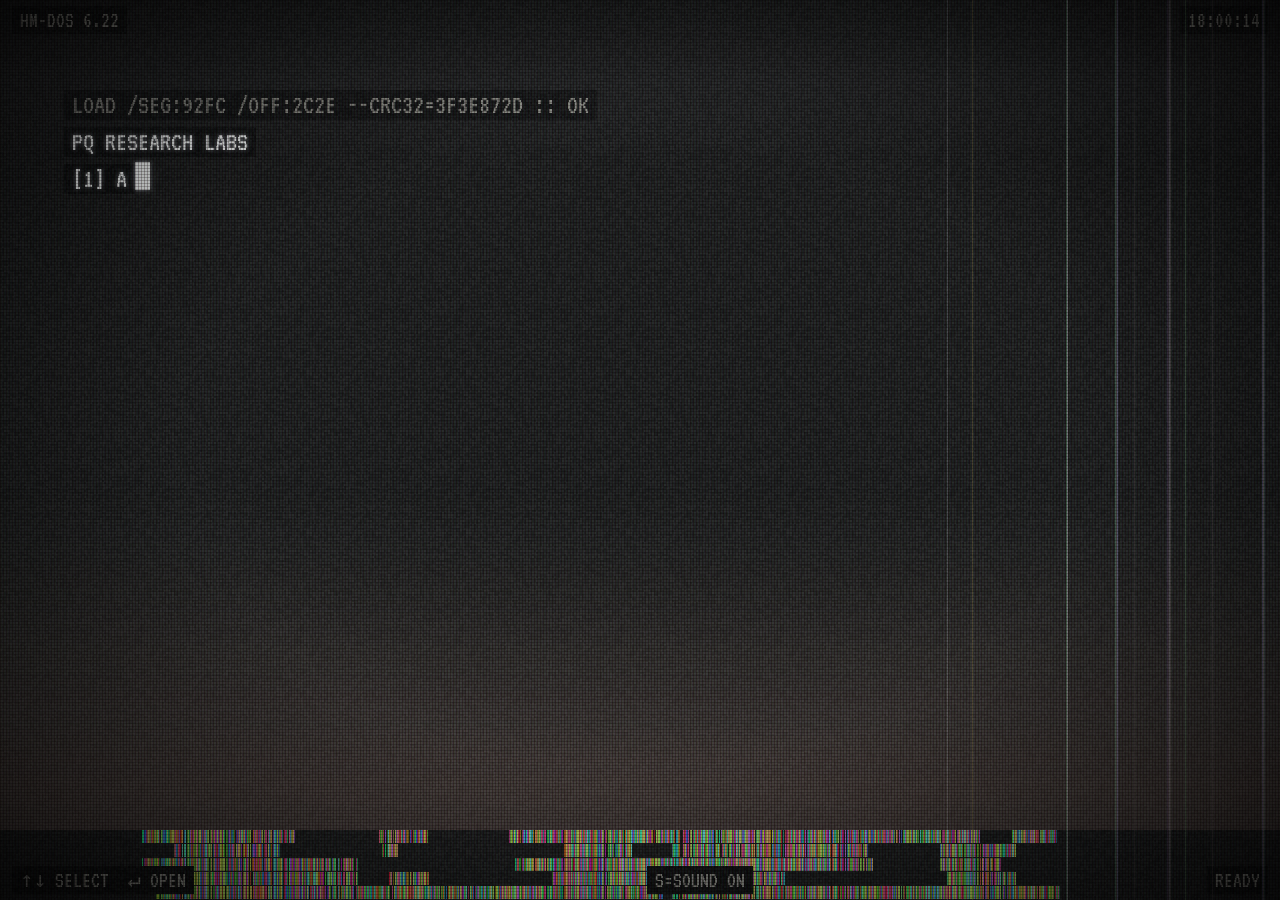
<file: index.html>
<!doctype html>
<html lang="en">
<head>
<meta charset="utf-8">
<meta name="viewport" content="width=device-width, initial-scale=1">
<meta name="robots" content="noindex, nofollow">
<title>PQ Research Labs</title>
<link rel="preconnect" href="https://fonts.googleapis.com">
<link rel="preconnect" href="https://fonts.gstatic.com" crossorigin>
<link href="https://fonts.googleapis.com/css2?family=VT323&display=swap" rel="stylesheet">
<link rel="stylesheet" href="screen.css">
<style>
  .name { display: inline; font: inherit; }
  a.nav { text-decoration: none; }
  a.nav:focus { outline: none; }
  a.nav.sel { background: var(--fg); color: var(--screen); text-shadow: none; }
  a.nav.sel .key { color: var(--screen); }
</style>
</head>
<body>
<canvas id="bg"></canvas>

<div class="screen">
  <header class="bar">
    <span>HM-DOS 6.22</span>
    <span id="clock">00:00:00</span>
  </header>
  <main class="term" id="term" aria-live="polite"></main>
  <footer class="bar">
    <span>↑↓ SELECT&nbsp;&nbsp;↵ OPEN</span>
    <span>READY</span>
  </footer>
</div>
<div class="roll"></div>
<div class="crt"></div>

<script>
  // keep the home screen quiet: rainbow only along the bottom edge, rare small glitches
  window.CRT = {
    density: 0.7,
    burst: [6000, 9000],
    jolt: false,
    edge: 70,
    deadLines: 9,
    weights: { dataBand: .05, streaks: .4, corruptText: .04, mutate: .2, tear: .1, deadLineFlash: .15 },
  };
</script>
<script src="sound.js"></script>
<script src="screen.js"></script>
<script>
/* ---------- terminal typing ---------- */
const lines = [
  { type: 'code', text: techString() },
  { type: 'name', text: 'PQ RESEARCH LABS' },
  { type: 'link', key: '[1] ', text: 'ARTICLES', href: 'work.html' },
  { type: 'link', key: '[2] ', text: 'ABOUT', href: 'about.html' },
  { type: 'link', key: '[3] ', text: 'GET IN TOUCH', href: 'mailto:hm@projecteleven.com' },
];

const term = document.getElementById('term');
const cursor = document.createElement('span'); cursor.className = 'cursor';

function newLine() {
  const row = document.createElement('div'); row.className = 'line';
  term.appendChild(row); return row;
}

(async () => {
  await wait(150);
  for (const l of lines) {
    const row = newLine();
    let el, target;
    if (l.type === 'code') { el = target = document.createElement('span'); el.className = 'hl'; }
    else if (l.type === 'name') { el = target = document.createElement('h1'); el.className = 'hl name'; }
    else {
      el = document.createElement('a'); el.className = 'nav hl'; el.href = l.href;
      const key = document.createElement('span'); key.className = 'key'; key.textContent = l.key;
      target = document.createElement('span');
      el.append(key, target);
    }
    row.append(el, cursor);
    await typeInto(target, l.text, l.type === 'code' ? 4 : 16);
    await wait(l.type === 'code' ? 150 : 50);
  }
  const row = newLine();
  const p = document.createElement('span'); p.className = 'prompt hl'; p.textContent = 'C:\\LABS>';
  row.append(p, cursor);
  select(0);
})();

/* ---------- menu selection: arrows, Tab, hover, Enter, number keys ---------- */
const navLinks = () => [...term.querySelectorAll('a.nav')];
let sel = -1;

function select(i, focus = true) {
  const links = navLinks();
  if (!links[i]) return;
  links.forEach((a, j) => a.classList.toggle('sel', j === i));
  sel = i;
  if (focus) links[i].focus({ preventScroll: true });
}

term.addEventListener('focusin', e => {
  const i = navLinks().indexOf(e.target);
  if (i >= 0) select(i, false);
});
term.addEventListener('mouseover', e => {
  const a = e.target.closest('a.nav');
  if (a) select(navLinks().indexOf(a));
});

addEventListener('keydown', e => {
  const links = navLinks();
  if (!links.length) return;
  if (e.key === 'ArrowDown' || e.key === 'ArrowUp') {
    e.preventDefault();
    const d = e.key === 'ArrowDown' ? 1 : -1;
    select(sel < 0 ? 0 : (sel + d + links.length) % links.length);
  } else if (e.key === 'Enter' && document.activeElement !== links[sel] && links[sel]) {
    links[sel].click();
  } else if (/^[1-9]$/.test(e.key)) {
    links[+e.key - 1]?.click();
  }
});
</script>
</body>
</html>
</file>
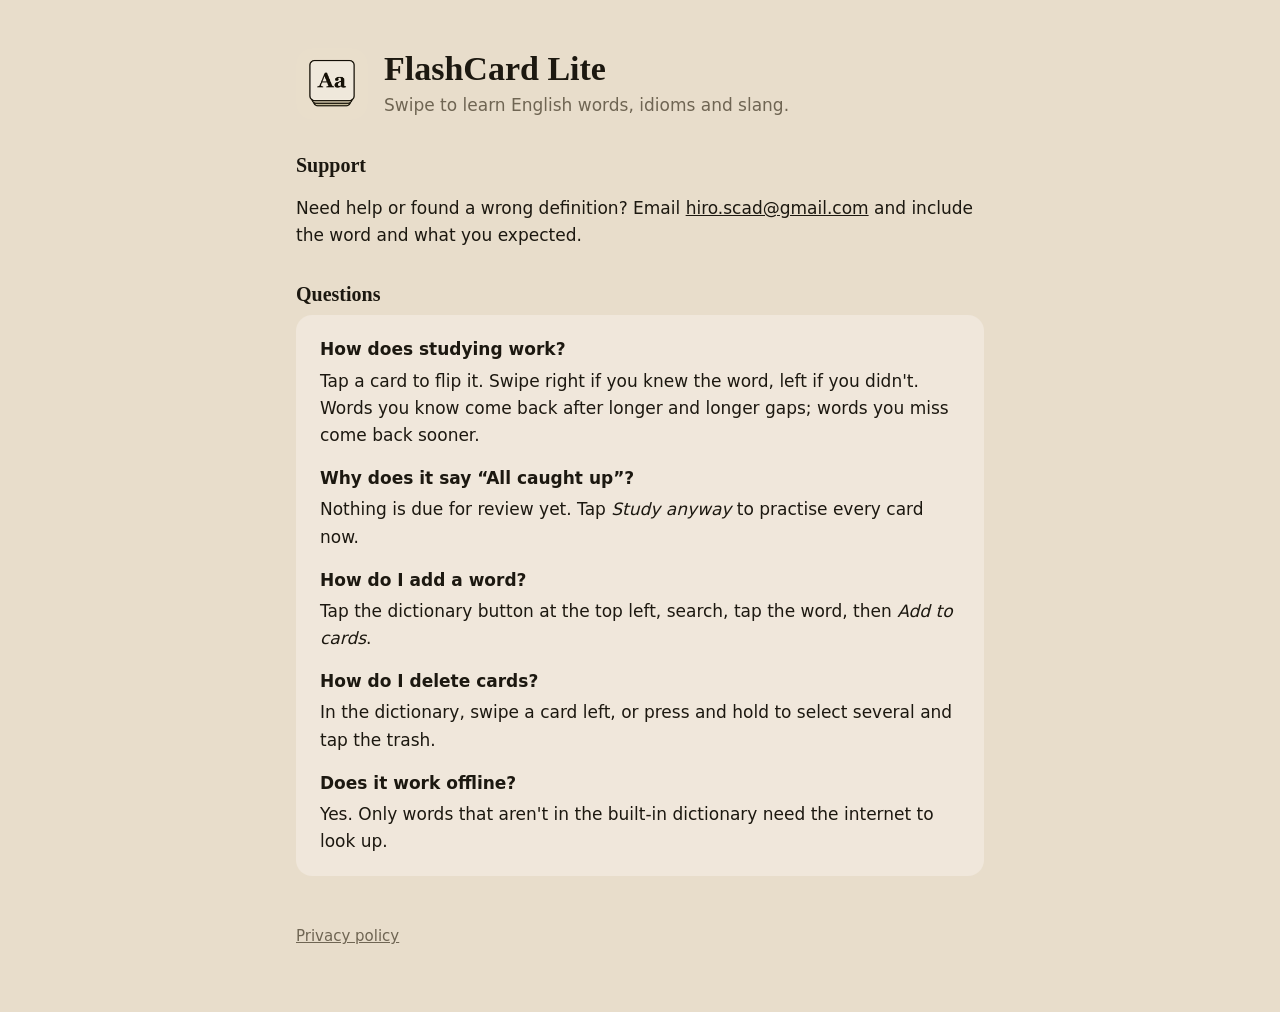
<file: flashcard-lite/index.html>
<!doctype html>
<html lang="en">
<head>
<meta charset="utf-8">
<meta name="viewport" content="width=device-width, initial-scale=1">
<title>FlashCard Lite Support</title>
<style>
  :root { --bg:#e8ddcb; --card:#f0e7db; --ink:#1c1810; --sec:#6f6553; }
  @media (prefers-color-scheme: dark) { :root { --bg:#32364f; --card:#3a3c57; --ink:#f4efe6; --sec:#a9a8bd; } }
  * { box-sizing:border-box; }
  body { margin:0; background:var(--bg); color:var(--ink); font:17px/1.6 -apple-system, BlinkMacSystemFont, "Segoe UI", system-ui, sans-serif; }
  main { max-width:720px; margin:0 auto; padding:48px 16px 64px; }
  header { display:flex; align-items:center; gap:16px; margin-bottom:24px; }
  header img { width:72px; height:72px; border-radius:16px; }
  h1 { font:700 34px/1.2 Georgia, serif; margin:0; }
  .tag { color:var(--sec); margin:2px 0 0; }
  h2 { font:700 20px/1.3 Georgia, serif; margin:32px 0 8px; }
  .card { background:var(--card); border-radius:16px; padding:4px 24px; }
  dt { font-weight:600; margin-top:16px; }
  dd { margin:4px 0 16px; }
  a { color:inherit; }
  footer { margin-top:48px; color:var(--sec); font-size:15px; }
</style>
</head>
<body>
<main>
  <header>
    <img src="icon.png" alt="FlashCard Lite app icon">
    <div>
      <h1>FlashCard Lite</h1>
      <p class="tag">Swipe to learn English words, idioms and slang.</p>
    </div>
  </header>

  <h2>Support</h2>
  <p>Need help or found a wrong definition? Email <a href="mailto:hiro.scad@gmail.com">hiro.scad@gmail.com</a> and include the word and what you expected.</p>

  <h2>Questions</h2>
  <div class="card">
    <dl>
      <dt>How does studying work?</dt>
      <dd>Tap a card to flip it. Swipe right if you knew the word, left if you didn't. Words you know come back after longer and longer gaps; words you miss come back sooner.</dd>
      <dt>Why does it say “All caught up”?</dt>
      <dd>Nothing is due for review yet. Tap <em>Study anyway</em> to practise every card now.</dd>
      <dt>How do I add a word?</dt>
      <dd>Tap the dictionary button at the top left, search, tap the word, then <em>Add to cards</em>.</dd>
      <dt>How do I delete cards?</dt>
      <dd>In the dictionary, swipe a card left, or press and hold to select several and tap the trash.</dd>
      <dt>Does it work offline?</dt>
      <dd>Yes. Only words that aren't in the built-in dictionary need the internet to look up.</dd>
    </dl>
  </div>

  <footer><a href="privacy.html">Privacy policy</a></footer>
</main>
</body>
</html>
</file>
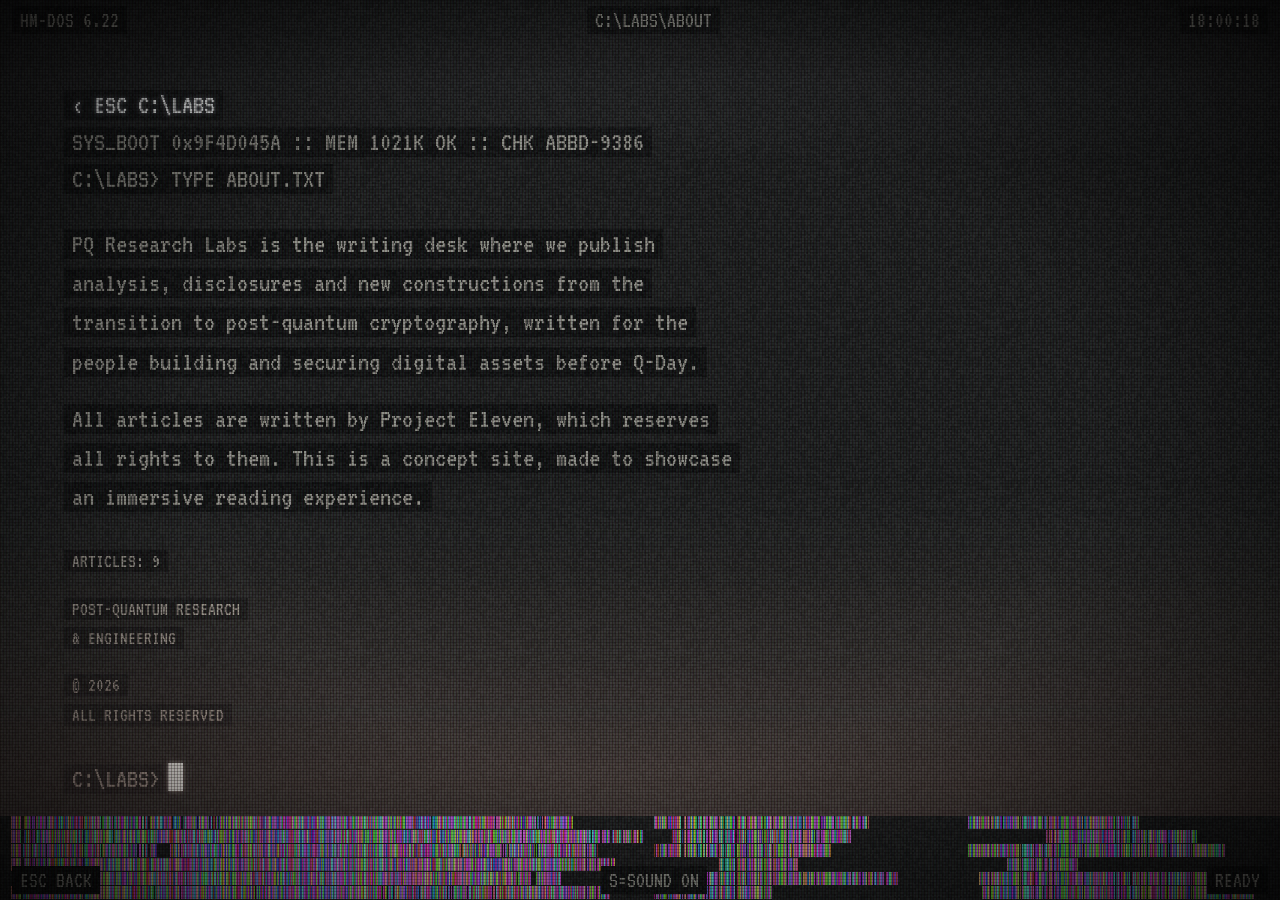
<file: about.html>
<!doctype html>
<html lang="en">
<head>
<meta charset="utf-8">
<meta name="viewport" content="width=device-width, initial-scale=1">
<meta name="robots" content="noindex, nofollow">
<title>About · PQ Research Labs</title>
<link rel="preconnect" href="https://fonts.googleapis.com">
<link rel="preconnect" href="https://fonts.gstatic.com" crossorigin>
<link href="https://fonts.googleapis.com/css2?family=VT323&display=swap" rel="stylesheet">
<link rel="stylesheet" href="screen.css">
<style>
  a.back { text-decoration: none; }
  a.back:hover, a.back:focus-visible {
    background: var(--fg); color: var(--screen); text-shadow: none; outline: none;
  }
  .doc { max-width: 62ch; margin: 28px 0 32px; }
  .blk { visibility: hidden; margin: 0 0 18px; }
  .blk.in { visibility: visible; }
  .doc .intro { line-height: 1.4; margin-bottom: 18px; }
  .doc .intro + .note { margin-top: 30px; }
  .doc .note { font-size: .7em; line-height: 1.5; }
</style>
</head>
<body>
<canvas id="bg"></canvas>

<div class="screen">
  <header class="bar">
    <span>HM-DOS 6.22</span>
    <span class="opt">C:\LABS\ABOUT</span>
    <span id="clock">00:00:00</span>
  </header>
  <main class="term scroll" id="term">
    <div class="line"><a class="hl back" href="index.html">‹ ESC C:\LABS</a></div>
    <div class="line"><span class="hl" id="sys"></span></div>
    <div class="line"><span class="hl prompt" id="cmd"></span></div>
    <!-- text from the original P11 Research Labs page -->
    <article class="doc">
      <p class="blk intro"><span class="hl">PQ Research Labs is the writing desk where we publish analysis, disclosures and new constructions from the transition to post-quantum cryptography, written for the people building and securing digital assets before Q-Day.</span></p>
      <p class="blk intro"><span class="hl">All articles are written by Project Eleven, which reserves all rights to them. This is a concept site, made to showcase an immersive reading experience.</span></p>
      <p class="blk note"><span class="hl" id="count">ARTICLES:</span></p>
      <p class="blk note"><span class="hl">POST-QUANTUM RESEARCH</span><br><span class="hl">&amp; ENGINEERING</span></p>
      <p class="blk note"><span class="hl">© 2026</span><br><span class="hl">ALL RIGHTS RESERVED</span></p>
    </article>
    <div class="line" id="end"><span class="hl prompt"></span></div>
  </main>
  <footer class="bar">
    <span>ESC BACK</span>
    <span>READY</span>
  </footer>
</div>
<div class="roll"></div>
<div class="crt"></div>

<script>
  // same calm screen as the work page: rainbow only along the bottom edge
  window.CRT = {
    density: 1.2,
    burst: [6000, 9000],
    jolt: false,
    edge: 84,
    weights: { dataBand: .1, streaks: .4, corruptText: 0, mutate: .15, tear: .1 },
  };
</script>
<script src="projects.js"></script>
<script src="sound.js"></script>
<script src="screen.js"></script>
<script>
const term = document.getElementById('term');
const cursor = document.createElement('span'); cursor.className = 'cursor';
document.getElementById('count').textContent = `ARTICLES: ${PROJECTS.length}`;

/* ---------- boot sequence: type the command, then print the file ---------- */
(async () => {
  await wait(100);
  for (const [id, text] of [['sys', techString()], ['cmd', 'C:\\LABS> TYPE ABOUT.TXT']]) {
    const e = document.getElementById(id);
    e.parentElement.append(cursor);
    await typeInto(e, text, 4);
    await wait(60);
  }
  for (const b of term.querySelectorAll('.blk')) { b.classList.add('in'); await wait(40); }
  document.getElementById('end').append(cursor);
  await typeInto(document.querySelector('#end .prompt'), 'C:\\LABS>', 4);
})();

addEventListener('keydown', e => { if (e.key === 'Escape') location.href = 'index.html'; });
</script>
</body>
</html>
</file>
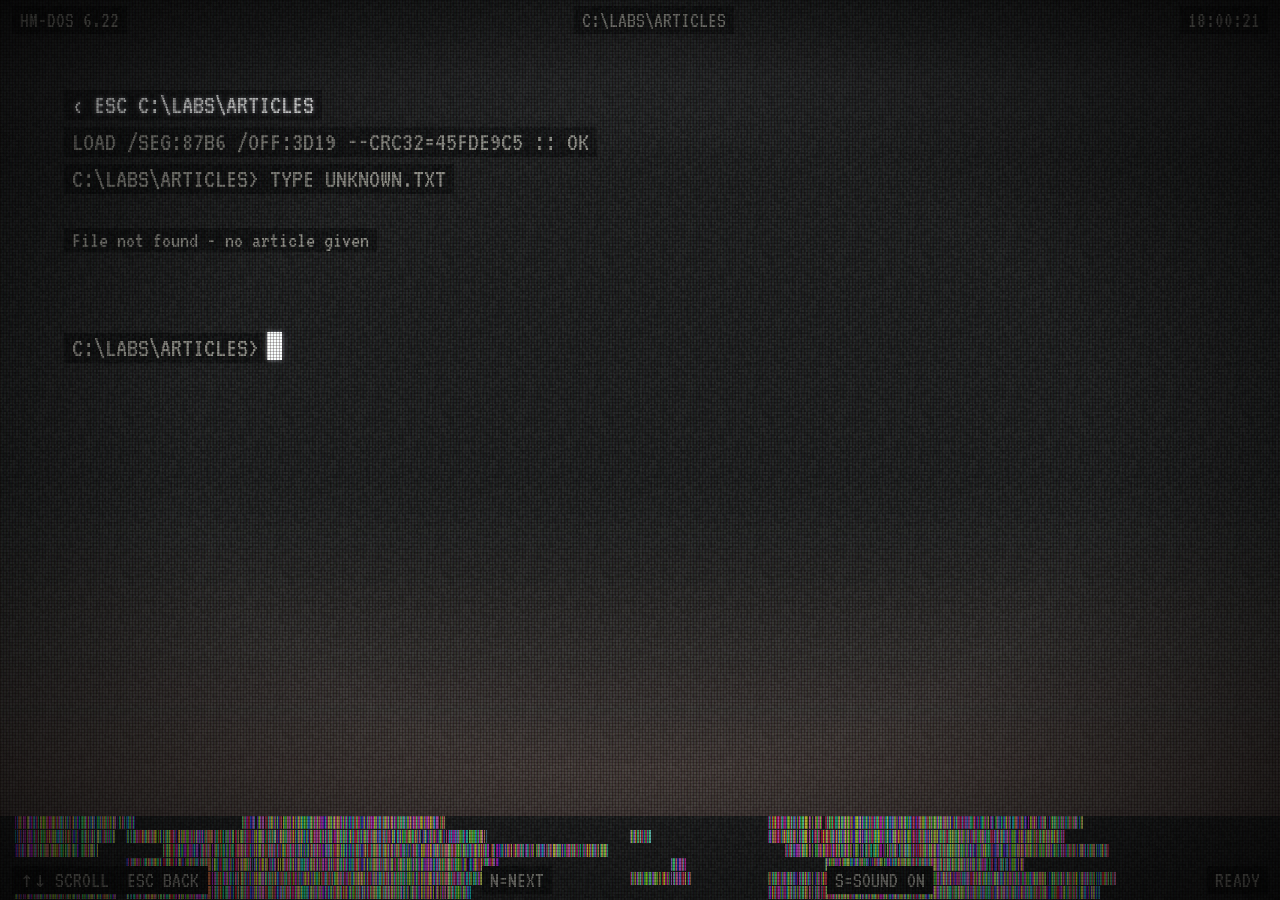
<file: project.html>
<!doctype html>
<html lang="en">
<head>
<meta charset="utf-8">
<meta name="viewport" content="width=device-width, initial-scale=1">
<meta name="robots" content="noindex, nofollow">
<title>Articles · PQ Research Labs</title>
<link rel="preconnect" href="https://fonts.googleapis.com">
<link rel="preconnect" href="https://fonts.gstatic.com" crossorigin>
<link href="https://fonts.googleapis.com/css2?family=VT323&display=swap" rel="stylesheet">
<link rel="stylesheet" href="screen.css">
<style>
  a.back, .next a { text-decoration: none; }
  a.back:hover, a.back:focus-visible, .next a:hover, .next a:focus-visible {
    background: var(--fg); color: var(--screen); text-shadow: none; outline: none;
  }

  .doc { max-width: 960px; margin: 28px 0 32px; }
  .blk { visibility: hidden; margin: 0 0 18px; font: inherit; }
  .blk.in { visibility: visible; }
  .doc p, .doc li, .doc blockquote { font-size: .8em; line-height: 1.4; max-width: 72ch; }
  .doc strong { font-weight: 700; }
  .doc .title { margin-bottom: 8px; }
  .doc .when { font-size: .7em; margin-bottom: 26px; }
  .doc .h { margin-top: 44px; }
  .list { list-style: none; }
  .list li + li { margin-top: 6px; }
  .quote { margin: 30px 0; padding-left: 14px; border-left: 2px solid var(--code-fg); }

  .shot { margin: 26px 0; }
  .shot canvas {
    display: block; width: 100%; height: auto; aspect-ratio: 16 / 9;
    background: var(--code-bg); border: 2px solid var(--code-bg);
    clip-path: inset(0 0 100% 0);
  }
  /* artwork draws top-down in steps once it scrolls into view */
  .shot.in.seen canvas { animation: scan-in .45s steps(9) both; }
  @keyframes scan-in { from { clip-path: inset(0 0 100% 0); } to { clip-path: inset(0); } }
  .shot.glitch canvas {
    transform: translateX(var(--gx));
    -webkit-mask-image: repeating-linear-gradient(to bottom, #000 0 2px, transparent 2px 3px);
    mask-image: repeating-linear-gradient(to bottom, #000 0 2px, transparent 2px 3px);
  }

  .next { margin-bottom: 8px; }

  @media (prefers-reduced-motion: reduce) {
    .shot canvas { clip-path: none; }
    .shot.in.seen canvas { animation: none; }
  }
</style>
</head>
<body>
<canvas id="bg"></canvas>

<div class="screen">
  <header class="bar">
    <span>HM-DOS 6.22</span>
    <span class="opt" id="path">C:\LABS\ARTICLES</span>
    <span id="clock">00:00:00</span>
  </header>
  <main class="term scroll" id="term" tabindex="-1">
    <div class="line"><a class="hl back" href="work.html">‹ ESC C:\LABS\ARTICLES</a></div>
    <div class="line"><span class="hl" id="sys"></span></div>
    <div class="line"><span class="hl prompt" id="cmd"></span></div>
    <article class="doc" id="doc"></article>
    <div class="line blk next" id="next"></div>
    <div class="line" id="end"><span class="hl prompt"></span></div>
  </main>
  <footer class="bar">
    <span>↑↓ SCROLL&nbsp;&nbsp;ESC BACK</span>
    <span class="opt">N=NEXT</span>
    <span>READY</span>
  </footer>
</div>
<div class="roll"></div>
<div class="crt"></div>

<script>
  // same calm screen as the work page: rainbow only along the bottom edge
  window.CRT = {
    density: 1.2,
    burst: [6000, 9000],
    jolt: false,
    edge: 84,
    weights: { dataBand: .1, streaks: .4, corruptText: 0, mutate: .15, tear: .1, shot: .25 },
  };
</script>
<script src="projects.js"></script>
<script src="art.js"></script>
<script src="sound.js"></script>
<script src="screen.js"></script>
<script>
const term = document.getElementById('term');
const doc = document.getElementById('doc');
const cursor = document.createElement('span'); cursor.className = 'cursor';

const id = new URLSearchParams(location.search).get('id');
const index = PROJECTS.findIndex(p => p.id === id);
const project = PROJECTS[index];
const next = PROJECTS[(index + 1) % PROJECTS.length];
// DOS-style 8-character file name, e.g. STATEREU.TXT
const stem = project ? project.id.toUpperCase().replace(/[^A-Z0-9]/g, '').slice(0, 8) : 'UNKNOWN';

function el(tag, cls, text) {
  const e = document.createElement(tag);
  if (cls) e.className = cls;
  if (text !== undefined) e.textContent = text;
  return e;
}

// **bold** and *italic* inside escaped text
function inline(text) {
  const esc = text.replace(/&/g, '&amp;').replace(/</g, '&lt;').replace(/>/g, '&gt;');
  return esc.replace(/\*\*(.+?)\*\*/g, '<strong>$1</strong>').replace(/\*(.+?)\*/g, '<em>$1</em>');
}

// a block whose text sits in a highlight span, so each wrapped line gets the dark box
function hlBlock(tag, cls, html) {
  const e = el(tag, 'blk ' + cls);
  const span = e.appendChild(el('span', 'hl'));
  span.innerHTML = html;
  return e;
}

/* ---------- render the article's Markdown ----------
   Covers what the articles use: # title, the category line under it, ![image](src) (shown as live art),
   ## headings, - bullets, > quotes, **bold** / *italic*, and paragraphs.
   Everything after the closing --- (the teaser) is left out. */
function render(md) {
  const blocks = md.split(/\n\s*\n/).map(b => b.trim()).filter(Boolean);
  for (const b of blocks) {
    if (/^---+$/.test(b)) break;
    if (b.startsWith('# ')) {
      doc.appendChild(hlBlock('h1', 'title', inline(b.slice(2).toUpperCase())));
      doc.appendChild(hlBlock('p', 'when', inline(project.when.toUpperCase())));
    } else if (b === project.when) {
      continue;   // the category line is already shown under the title
    } else if (b.startsWith('![')) {
      // the image is a still of the article's generative piece, so draw the live one instead
      const [, alt] = b.match(/^!\[([^\]]*)\]/);
      const fig = el('figure', 'blk shot');
      const canvas = fig.appendChild(el('canvas'));
      canvas.setAttribute('role', 'img');
      canvas.setAttribute('aria-label', `${alt || project.title} artwork`);
      doc.appendChild(fig);
      mountArt(canvas, project.art, project.id);
    } else if (b.startsWith('## ')) {
      doc.appendChild(hlBlock('h2', 'h', inline('# ' + b.slice(3).toUpperCase())));
    } else if (b.startsWith('> ')) {
      doc.appendChild(hlBlock('blockquote', 'quote', inline(b.replace(/^> ?/gm, '').replace(/\n/g, ' '))));
    } else if (b.startsWith('- ')) {
      const ul = el('ul', 'blk list');
      for (const item of b.split(/\n(?=- )/)) {
        const span = ul.appendChild(el('li')).appendChild(el('span', 'hl'));
        span.innerHTML = inline('- ' + item.slice(2).replace(/\n/g, ' '));
      }
      doc.appendChild(ul);
    } else {
      doc.appendChild(hlBlock('p', '', inline(b.replace(/\n/g, ' '))));
    }
  }
}

const io = new IntersectionObserver(entries => entries.forEach(e => {
  if (e.isIntersecting) { e.target.classList.add('seen'); io.unobserve(e.target); }
}), { root: term, threshold: 0.1 });

async function build() {
  if (!project) {
    doc.appendChild(hlBlock('p', '', inline(`File not found - ${id || 'no article given'}`)));
    return;
  }
  document.title = `${project.title} · PQ Research Labs`;
  document.getElementById('path').textContent = `C:\\LABS\\ARTICLES\\${stem}`;
  try {
    const res = await fetch(ARTICLE_DIR + project.md);
    if (!res.ok) throw new Error(res.status);
    render(await res.text());
  } catch {
    doc.appendChild(hlBlock('p', '', inline(`Could not read ${stem}.TXT - open the site through a web server, not as a file.`)));
  }
  doc.querySelectorAll('.shot').forEach(s => io.observe(s));
  const link = el('a', 'hl', `[N] NEXT › ${next.title.toUpperCase()}`);
  link.href = `project.html?id=${next.id}`;
  document.getElementById('next').appendChild(link);
}

/* ---------- boot sequence: type the command while the file loads, then print it ---------- */
(async () => {
  const built = build();
  const sys = document.getElementById('sys'), cmd = document.getElementById('cmd');
  const endPrompt = document.querySelector('#end .prompt');
  term.focus({ preventScroll: true });   // so the keys below scroll the file
  await wait(100);
  for (const [e, text] of [[sys, techString()], [cmd, `C:\\LABS\\ARTICLES> TYPE ${stem}.TXT`]]) {
    e.parentElement.append(cursor);
    await typeInto(e, text, 4);
    await wait(60);
  }
  await built;
  for (const b of term.querySelectorAll('.blk')) { b.classList.add('in'); await wait(12); }
  document.getElementById('end').append(cursor);
  await typeInto(endPrompt, 'C:\\LABS\\ARTICLES>', 4);
})();

/* ---------- glitch: an image on screen briefly slips sideways ---------- */
GLITCHES.shot = () => {
  const visible = [...doc.querySelectorAll('.shot.seen')].filter(s => {
    const r = s.getBoundingClientRect();
    return r.bottom > 0 && r.top < innerHeight;
  });
  if (!visible.length) return;
  const s = pick(visible);
  s.style.setProperty('--gx', Math.round((Math.random() - .5) * 16) + 'px');
  s.classList.add('glitch');
  setTimeout(() => s.classList.remove('glitch'), 70 + Math.random() * 160);
};

/* ---------- keys: scroll the file, Esc back to the list, N next article ---------- */
addEventListener('keydown', e => {
  const page = term.clientHeight * 0.9;
  const scroll = { ArrowDown: 60, ArrowUp: -60, PageDown: page, PageUp: -page, ' ': e.shiftKey ? -page : page,
                   Home: -term.scrollHeight, End: term.scrollHeight }[e.key];
  if (scroll !== undefined) { e.preventDefault(); term.scrollBy({ top: scroll }); }
  else if (e.key === 'Escape') location.href = 'work.html';
  else if ((e.key === 'n' || e.key === 'N') && project) location.href = `project.html?id=${next.id}`;
});
</script>
</body>
</html>
</file>
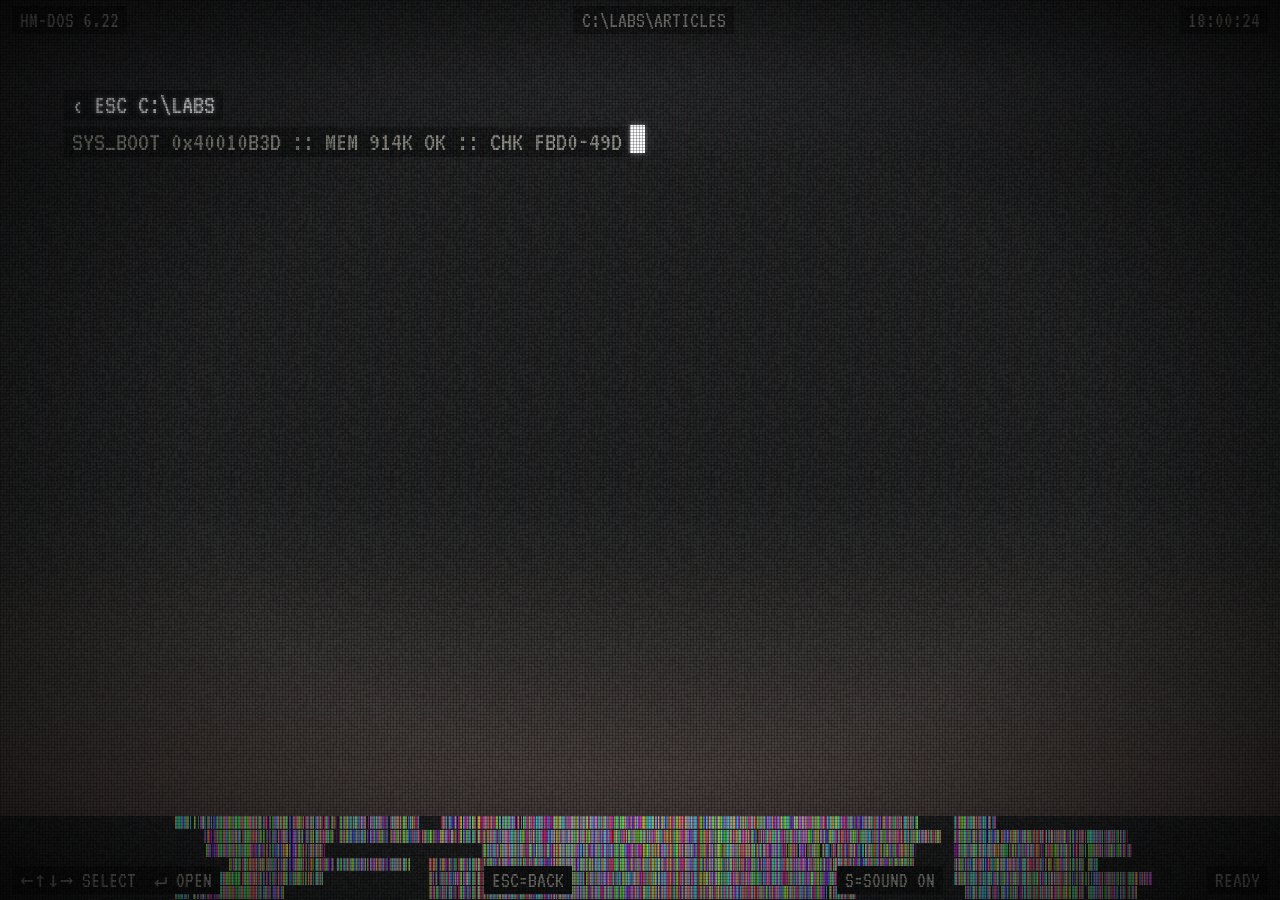
<file: work.html>
<!doctype html>
<html lang="en">
<head>
<meta charset="utf-8">
<meta name="viewport" content="width=device-width, initial-scale=1">
<meta name="robots" content="noindex, nofollow">
<title>Articles · PQ Research Labs</title>
<link rel="preconnect" href="https://fonts.googleapis.com">
<link rel="preconnect" href="https://fonts.gstatic.com" crossorigin>
<link href="https://fonts.googleapis.com/css2?family=VT323&display=swap" rel="stylesheet">
<link rel="stylesheet" href="screen.css">
<style>
  a.back { text-decoration: none; }
  a.back:hover, a.back:focus-visible { background: var(--fg); color: var(--screen); text-shadow: none; outline: none; }

  .grid {
    list-style: none;
    display: grid; gap: 24px;
    grid-template-columns: repeat(auto-fill, minmax(min(100%, 300px), 1fr));
    margin: 16px 0 24px;
  }
  .tile { visibility: hidden; }
  .tile.in { visibility: visible; }
  .tile a { display: block; color: inherit; text-decoration: none; outline: none; }
  .thumb {
    position: relative; overflow: hidden;
    aspect-ratio: 16 / 9;
    background: var(--code-bg);
    border: 2px solid var(--code-bg);
  }
  .thumb canvas { display: block; width: 100%; height: 100%; }
  .tile .title { display: inline-block; margin-top: 8px; font-size: .9em; }
  .term .tile .when { display: table; margin-top: 4px; font-size: .65em; color: var(--code-fg); text-shadow: none; }
  .tile.sel .thumb { border-color: var(--fg); box-shadow: var(--glow); }
  .tile.sel .title { background: var(--fg); color: var(--screen); text-shadow: none; }

  /* thumbnails draw top-down in steps, like a slow connection */
  .tile.in canvas { animation: scan-in .4s steps(8) both; }
  @keyframes scan-in { from { clip-path: inset(0 0 100% 0); } to { clip-path: inset(0); } }

  /* brief thumbnail glitch: a small shift with scanline gaps, no colour */
  .tile.glitch canvas {
    transform: translateX(var(--gx));
    -webkit-mask-image: repeating-linear-gradient(to bottom, #000 0 2px, transparent 2px 3px);
    mask-image: repeating-linear-gradient(to bottom, #000 0 2px, transparent 2px 3px);
  }

  @media (prefers-reduced-motion: reduce) {
    .tile.in canvas { animation: none; }
  }
</style>
</head>
<body>
<canvas id="bg"></canvas>

<div class="screen">
  <header class="bar">
    <span>HM-DOS 6.22</span>
    <span class="opt">C:\LABS\ARTICLES</span>
    <span id="clock">00:00:00</span>
  </header>
  <main class="term scroll" id="term">
    <div class="line"><a class="hl back" href="index.html">‹ ESC C:\LABS</a></div>
    <div class="line"><span class="hl" id="sys" data-type=""></span></div>
    <div class="line"><span class="hl prompt" data-type="C:\LABS\ARTICLES> DIR"></span></div>
    <ul class="grid" id="grid"></ul>
    <div class="line" id="end"><span class="hl prompt" data-type="C:\LABS\ARTICLES>"></span></div>
  </main>
  <footer class="bar">
    <span>←↑↓→ SELECT&nbsp;&nbsp;↵ OPEN</span>
    <span class="opt">ESC=BACK</span>
    <span>READY</span>
  </footer>
</div>
<div class="roll"></div>
<div class="crt"></div>

<script>
  // keep this screen calm: rainbow only along the bottom edge, rare small glitches
  window.CRT = {
    density: 1.2,
    burst: [6000, 9000],
    jolt: false,
    edge: 84,
    weights: { dataBand: .1, streaks: .4, corruptText: 0, mutate: .15, tear: .1, tile: .25 },
  };
</script>
<script src="projects.js"></script>
<script src="art.js"></script>
<script>
// tiles are built before screen.js so its background can lay out around them
const grid = document.getElementById('grid');
PROJECTS.forEach((p, i) => {
  const li = document.createElement('li'); li.className = 'tile';
  li.innerHTML = `
    <a href="project.html?id=${p.id}">
      <div class="thumb"><canvas role="img" aria-label="${p.title} artwork"></canvas></div>
      <span class="hl title"><span class="key">${String(i + 1).padStart(2, '0')}</span> ${p.title.toUpperCase()}</span>
      <span class="hl when">${p.when.toUpperCase()}</span>
    </a>`;
  grid.appendChild(li);
  mountArt(li.querySelector('canvas'), p.art, p.id);
});
</script>
<script src="sound.js"></script>
<script src="screen.js"></script>
<script>
const term = document.getElementById('term');
const cursor = document.createElement('span'); cursor.className = 'cursor';

/* ---------- boot sequence: type the lines, then draw the tiles in ---------- */
(async () => {
  document.getElementById('sys').dataset.type = techString();
  await wait(100);
  for (const el of term.querySelectorAll('[data-type], .tile')) {
    if (el.classList.contains('tile')) { el.classList.add('in'); await wait(50); continue; }
    el.parentElement.append(cursor);
    await typeInto(el, el.dataset.type, 4);
    await wait(60);
  }
  document.getElementById('end').append(cursor);
  select(0);
})();

/* ---------- thumbnail glitch ---------- */
GLITCHES.tile = () => {
  const tiles = document.querySelectorAll('.tile.in');
  if (!tiles.length) return;
  const t = pick(tiles);
  t.style.setProperty('--gx', Math.round((Math.random() - .5) * 16) + 'px');
  t.classList.add('glitch');
  setTimeout(() => t.classList.remove('glitch'), 70 + Math.random() * 160);
};

/* ---------- tile selection: arrows, Tab, hover, Enter, Esc ---------- */
const tiles = () => [...grid.querySelectorAll('.tile')];
let sel = -1;

function select(i, focus = true) {
  const list = tiles();
  if (!list[i]) return;
  list.forEach((t, j) => t.classList.toggle('sel', j === i));
  sel = i;
  if (focus) list[i].querySelector('a').focus({ preventScroll: true });
  list[i].scrollIntoView({ block: 'nearest' });
}

// up/down jumps to the nearest tile in the next row, whatever the column count
function moveVertical(dir) {
  const list = tiles(), cur = list[sel].getBoundingClientRect();
  let best = -1, bestScore = Infinity;
  list.forEach((t, i) => {
    const r = t.getBoundingClientRect(), dy = (r.top - cur.top) * dir;
    if (dy < 2) return;
    const score = Math.round(dy) * 10000 + Math.abs(r.left - cur.left);
    if (score < bestScore) { bestScore = score; best = i; }
  });
  if (best >= 0) select(best);
}

grid.addEventListener('focusin', e => {
  const i = tiles().indexOf(e.target.closest('.tile'));
  if (i >= 0) select(i, false);
});
grid.addEventListener('mouseover', e => {
  const t = e.target.closest('.tile');
  if (t) select(tiles().indexOf(t), false);
});

addEventListener('keydown', e => {
  if (e.key === 'Escape') { location.href = 'index.html'; return; }
  const list = tiles().filter(t => t.classList.contains('in'));
  if (!list.length) return;
  const moves = { ArrowLeft: -1, ArrowRight: 1 };
  if (e.key in moves) {
    e.preventDefault();
    select(sel < 0 ? 0 : Math.min(list.length - 1, Math.max(0, sel + moves[e.key])));
  } else if (e.key === 'ArrowDown' || e.key === 'ArrowUp') {
    e.preventDefault();
    if (sel < 0) select(0); else moveVertical(e.key === 'ArrowDown' ? 1 : -1);
  } else if (e.key === 'Enter' && sel >= 0 && !tiles()[sel].contains(document.activeElement)) {
    tiles()[sel].querySelector('a').click();
  }
});
</script>
</body>
</html>
</file>
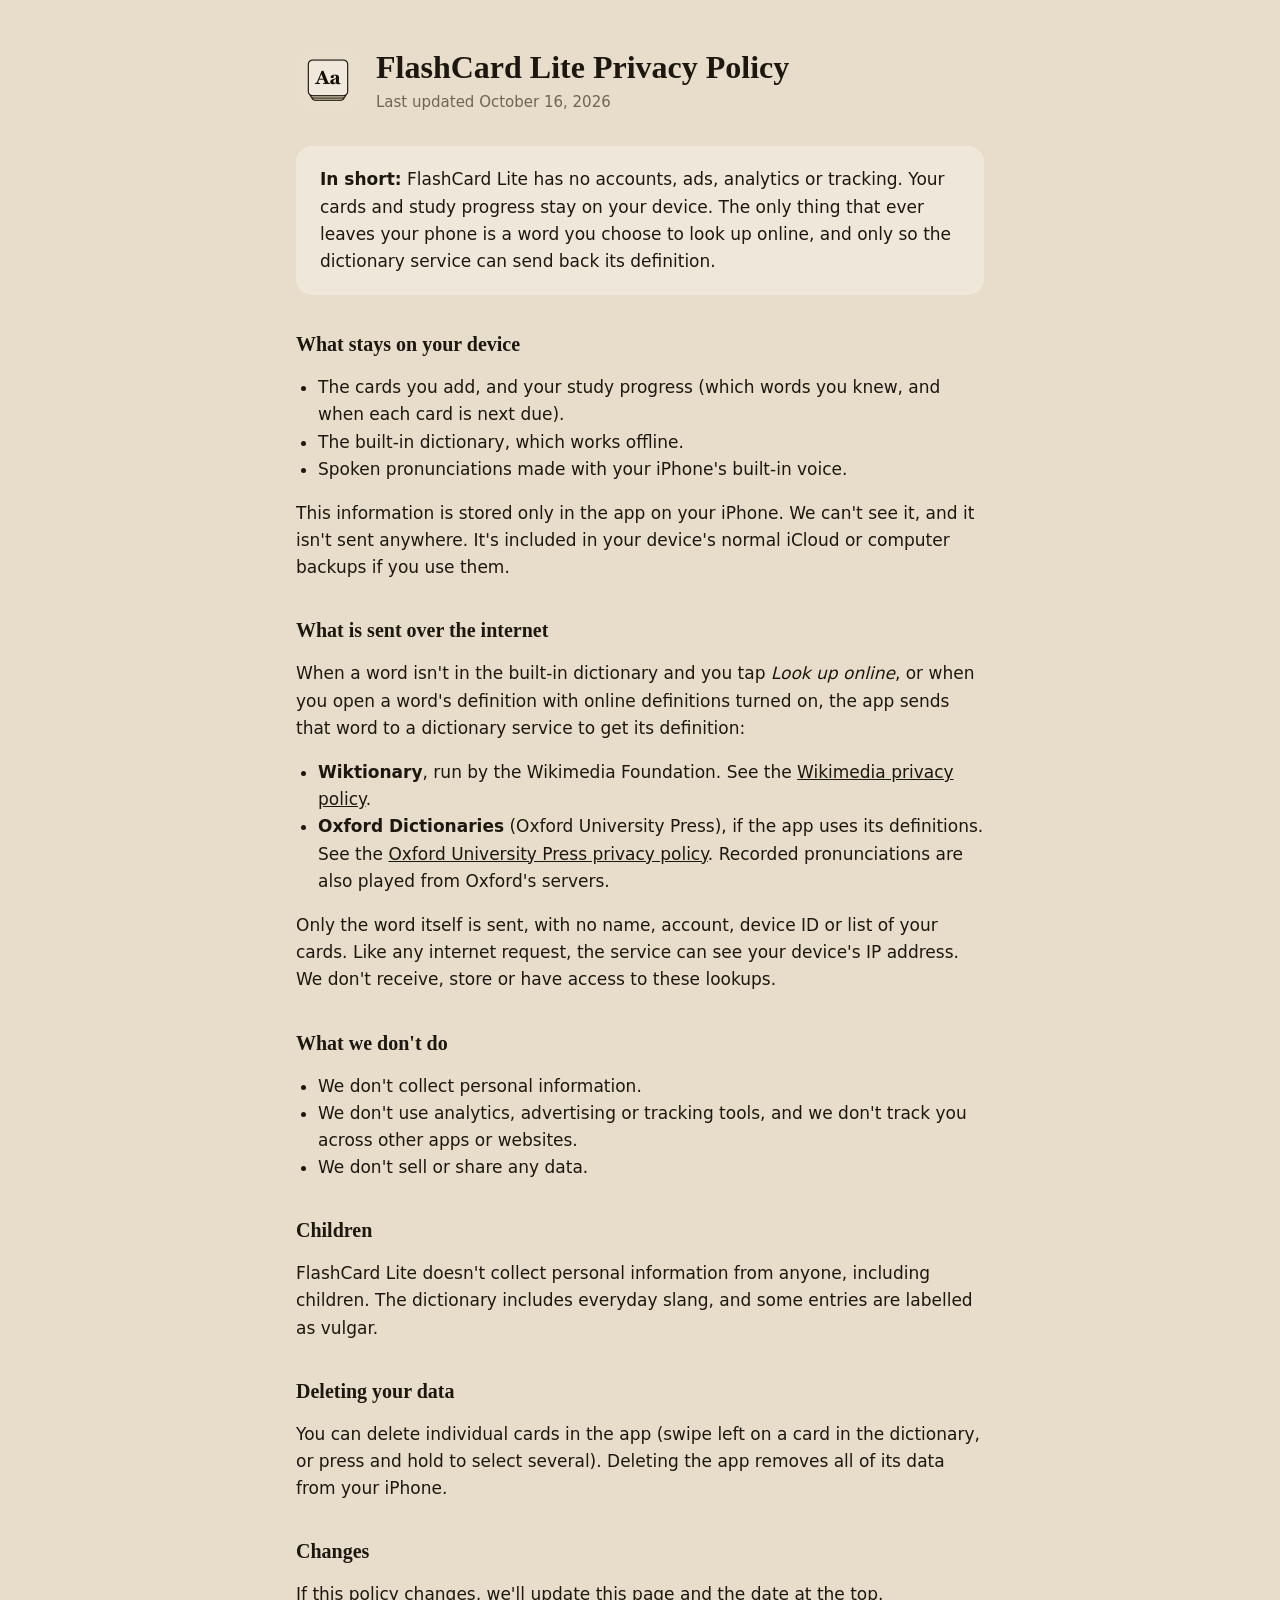
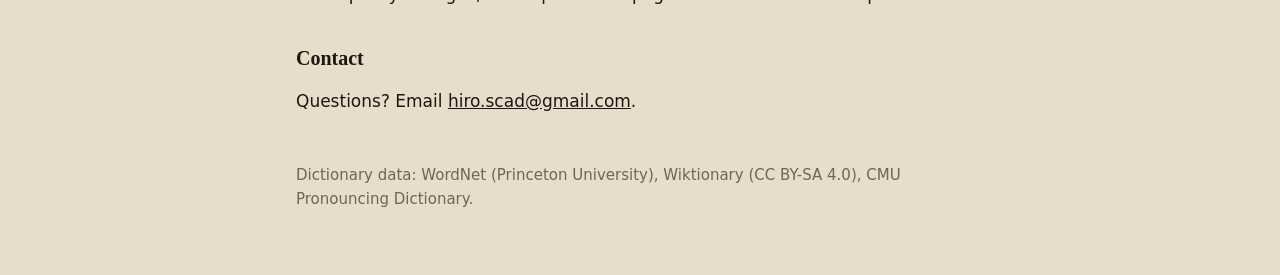
<file: flashcard-lite/privacy.html>
<!doctype html>
<html lang="en">
<head>
<meta charset="utf-8">
<meta name="viewport" content="width=device-width, initial-scale=1">
<title>FlashCard Lite Privacy Policy</title>
<style>
  :root { --bg:#e8ddcb; --card:#f0e7db; --ink:#1c1810; --sec:#6f6553; }
  @media (prefers-color-scheme: dark) { :root { --bg:#32364f; --card:#3a3c57; --ink:#f4efe6; --sec:#a9a8bd; } }
  * { box-sizing:border-box; }
  body { margin:0; background:var(--bg); color:var(--ink); font:17px/1.6 -apple-system, BlinkMacSystemFont, "Segoe UI", system-ui, sans-serif; }
  main { max-width:720px; margin:0 auto; padding:48px 16px 64px; }
  header { display:flex; align-items:center; gap:16px; margin-bottom:32px; }
  header img { width:64px; height:64px; border-radius:15px; }
  h1 { font:700 32px/1.2 Georgia, serif; margin:0; }
  .date { color:var(--sec); margin:4px 0 0; font-size:15px; }
  h2 { font:700 20px/1.3 Georgia, serif; margin:36px 0 8px; }
  .summary { background:var(--card); border-radius:16px; padding:20px 24px; }
  .summary p { margin:0; }
  ul { padding-left:22px; }
  a { color:inherit; }
  footer { margin-top:48px; color:var(--sec); font-size:15px; }
</style>
</head>
<body>
<main>
  <header>
    <img src="icon.png" alt="">
    <div>
      <h1>FlashCard Lite Privacy Policy</h1>
      <p class="date">Last updated October 16, 2026</p>
    </div>
  </header>

  <div class="summary">
    <p><strong>In short:</strong> FlashCard Lite has no accounts, ads, analytics or tracking. Your cards and study progress stay on your device. The only thing that ever leaves your phone is a word you choose to look up online, and only so the dictionary service can send back its definition.</p>
  </div>

  <h2>What stays on your device</h2>
  <ul>
    <li>The cards you add, and your study progress (which words you knew, and when each card is next due).</li>
    <li>The built-in dictionary, which works offline.</li>
    <li>Spoken pronunciations made with your iPhone's built-in voice.</li>
  </ul>
  <p>This information is stored only in the app on your iPhone. We can't see it, and it isn't sent anywhere. It's included in your device's normal iCloud or computer backups if you use them.</p>

  <h2>What is sent over the internet</h2>
  <p>When a word isn't in the built-in dictionary and you tap <em>Look up online</em>, or when you open a word's definition with online definitions turned on, the app sends that word to a dictionary service to get its definition:</p>
  <ul>
    <li><strong>Wiktionary</strong>, run by the Wikimedia Foundation. See the <a href="https://foundation.wikimedia.org/wiki/Policy:Privacy_policy">Wikimedia privacy policy</a>.</li>
    <li><strong>Oxford Dictionaries</strong> (Oxford University Press), if the app uses its definitions. See the <a href="https://global.oup.com/privacy">Oxford University Press privacy policy</a>. Recorded pronunciations are also played from Oxford's servers.</li>
  </ul>
  <p>Only the word itself is sent, with no name, account, device ID or list of your cards. Like any internet request, the service can see your device's IP address. We don't receive, store or have access to these lookups.</p>

  <h2>What we don't do</h2>
  <ul>
    <li>We don't collect personal information.</li>
    <li>We don't use analytics, advertising or tracking tools, and we don't track you across other apps or websites.</li>
    <li>We don't sell or share any data.</li>
  </ul>

  <h2>Children</h2>
  <p>FlashCard Lite doesn't collect personal information from anyone, including children. The dictionary includes everyday slang, and some entries are labelled as vulgar.</p>

  <h2>Deleting your data</h2>
  <p>You can delete individual cards in the app (swipe left on a card in the dictionary, or press and hold to select several). Deleting the app removes all of its data from your iPhone.</p>

  <h2>Changes</h2>
  <p>If this policy changes, we'll update this page and the date at the top.</p>

  <h2>Contact</h2>
  <p>Questions? Email <a href="mailto:hiro.scad@gmail.com">hiro.scad@gmail.com</a>.</p>

  <footer>Dictionary data: WordNet (Princeton University), Wiktionary (CC BY-SA 4.0), CMU Pronouncing Dictionary.</footer>
</main>
</body>
</html>
</file>
<file: screen.css>
/* Shared CRT terminal screen used by every page */
:root {
  --screen: #19191a;
  --fg: #ffffff;
  --dim: #8d8b84;
  --code-bg: #0c0c0d;
  --code-fg: #8d8b84;
  --glow: 0 0 4px rgba(214, 214, 226, .55), 0 0 12px rgba(214, 214, 226, .18);
}
* { box-sizing: border-box; margin: 0; padding: 0; }
/* selected text turns white on pink, so it reads clearly */
::selection { color: #fff; background: #e0378f; text-shadow: none; }
html, body { height: 100%; background: var(--screen); overflow: hidden; }
/* old-school pixel arrow pointer (12x19 bitmap at 2x): black with a white outline, everywhere including links */
html, a, button {
  cursor: url("data:image/svg+xml,%3Csvg xmlns='http://www.w3.org/2000/svg' width='24' height='38' viewBox='0 0 12 19' shape-rendering='crispEdges'%3E%3Crect x='0' y='0' width='1' height='1' fill='%23fff'/%3E%3Crect x='0' y='1' width='2' height='1' fill='%23fff'/%3E%3Crect x='0' y='2' width='1' height='1' fill='%23fff'/%3E%3Crect x='1' y='2' width='1' height='1' fill='%23000'/%3E%3Crect x='2' y='2' width='1' height='1' fill='%23fff'/%3E%3Crect x='0' y='3' width='1' height='1' fill='%23fff'/%3E%3Crect x='1' y='3' width='2' height='1' fill='%23000'/%3E%3Crect x='3' y='3' width='1' height='1' fill='%23fff'/%3E%3Crect x='0' y='4' width='1' height='1' fill='%23fff'/%3E%3Crect x='1' y='4' width='3' height='1' fill='%23000'/%3E%3Crect x='4' y='4' width='1' height='1' fill='%23fff'/%3E%3Crect x='0' y='5' width='1' height='1' fill='%23fff'/%3E%3Crect x='1' y='5' width='4' height='1' fill='%23000'/%3E%3Crect x='5' y='5' width='1' height='1' fill='%23fff'/%3E%3Crect x='0' y='6' width='1' height='1' fill='%23fff'/%3E%3Crect x='1' y='6' width='5' height='1' fill='%23000'/%3E%3Crect x='6' y='6' width='1' height='1' fill='%23fff'/%3E%3Crect x='0' y='7' width='1' height='1' fill='%23fff'/%3E%3Crect x='1' y='7' width='6' height='1' fill='%23000'/%3E%3Crect x='7' y='7' width='1' height='1' fill='%23fff'/%3E%3Crect x='0' y='8' width='1' height='1' fill='%23fff'/%3E%3Crect x='1' y='8' width='7' height='1' fill='%23000'/%3E%3Crect x='8' y='8' width='1' height='1' fill='%23fff'/%3E%3Crect x='0' y='9' width='1' height='1' fill='%23fff'/%3E%3Crect x='1' y='9' width='8' height='1' fill='%23000'/%3E%3Crect x='9' y='9' width='1' height='1' fill='%23fff'/%3E%3Crect x='0' y='10' width='1' height='1' fill='%23fff'/%3E%3Crect x='1' y='10' width='9' height='1' fill='%23000'/%3E%3Crect x='10' y='10' width='1' height='1' fill='%23fff'/%3E%3Crect x='0' y='11' width='1' height='1' fill='%23fff'/%3E%3Crect x='1' y='11' width='6' height='1' fill='%23000'/%3E%3Crect x='7' y='11' width='5' height='1' fill='%23fff'/%3E%3Crect x='0' y='12' width='1' height='1' fill='%23fff'/%3E%3Crect x='1' y='12' width='3' height='1' fill='%23000'/%3E%3Crect x='4' y='12' width='1' height='1' fill='%23fff'/%3E%3Crect x='5' y='12' width='2' height='1' fill='%23000'/%3E%3Crect x='7' y='12' width='1' height='1' fill='%23fff'/%3E%3Crect x='0' y='13' width='1' height='1' fill='%23fff'/%3E%3Crect x='1' y='13' width='2' height='1' fill='%23000'/%3E%3Crect x='3' y='13' width='2' height='1' fill='%23fff'/%3E%3Crect x='5' y='13' width='2' height='1' fill='%23000'/%3E%3Crect x='7' y='13' width='1' height='1' fill='%23fff'/%3E%3Crect x='0' y='14' width='1' height='1' fill='%23fff'/%3E%3Crect x='1' y='14' width='1' height='1' fill='%23000'/%3E%3Crect x='2' y='14' width='1' height='1' fill='%23fff'/%3E%3Crect x='4' y='14' width='1' height='1' fill='%23fff'/%3E%3Crect x='5' y='14' width='2' height='1' fill='%23000'/%3E%3Crect x='7' y='14' width='1' height='1' fill='%23fff'/%3E%3Crect x='0' y='15' width='2' height='1' fill='%23fff'/%3E%3Crect x='4' y='15' width='1' height='1' fill='%23fff'/%3E%3Crect x='5' y='15' width='2' height='1' fill='%23000'/%3E%3Crect x='7' y='15' width='1' height='1' fill='%23fff'/%3E%3Crect x='0' y='16' width='1' height='1' fill='%23fff'/%3E%3Crect x='5' y='16' width='1' height='1' fill='%23fff'/%3E%3Crect x='6' y='16' width='2' height='1' fill='%23000'/%3E%3Crect x='8' y='16' width='1' height='1' fill='%23fff'/%3E%3Crect x='5' y='17' width='1' height='1' fill='%23fff'/%3E%3Crect x='6' y='17' width='2' height='1' fill='%23000'/%3E%3Crect x='8' y='17' width='1' height='1' fill='%23fff'/%3E%3Crect x='6' y='18' width='2' height='1' fill='%23fff'/%3E%3C/svg%3E") 1 1, default;
}
body {
  font-family: "VT323", "Menlo", "Consolas", monospace;
  color: var(--fg);
  -webkit-font-smoothing: none;
  font-variant-ligatures: none;   /* VT323's fi/fl ligatures read as "felds" */
}
canvas#bg { position: fixed; inset: 0; width: 100%; height: 100%; display: block; image-rendering: pixelated; }

/* ---------- screen chrome ---------- */
.screen { position: fixed; inset: 0; display: flex; flex-direction: column; z-index: 2; }
.bar {
  display: flex; justify-content: space-between; gap: 16px;
  color: var(--code-fg);
  font-size: clamp(16px, 1.9vw, 22px); line-height: 1;
  padding: 6px 12px; white-space: nowrap; overflow: hidden;
}
.bar span { flex-shrink: 0; background: var(--code-bg); padding: 3px 8px; }
.bar .opt { display: inline; }
@media (max-width: 640px) { .bar .opt { display: none; } }

.term {
  flex: 1; overflow: hidden;
  padding: clamp(16px, 4vw, 48px) clamp(16px, 5vw, 64px);
  font-size: clamp(20px, 2.4vw, 28px);
  line-height: 1.25;
}
/* all text is grey; only the name and links are white and glow */
.term .name, .term a, .term a .hl { color: var(--fg); text-shadow: var(--glow); }
/* scrolling pages stop short of the rainbow strip along the bottom edge */
.term.scroll {
  overflow-y: auto; outline: none; margin-bottom: 48px;
  scrollbar-width: thin; scrollbar-color: var(--code-fg) transparent;
}
.line { display: block; min-height: 1.25em; white-space: pre-wrap; word-break: break-all; }
.line + .line { margin-top: 2px; }
.hl {
  background: var(--code-bg); color: var(--code-fg);
  padding: 1px 8px;
  box-decoration-break: clone; -webkit-box-decoration-break: clone;
}
[data-type]:empty { display: none; }
.prompt { color: var(--dim); }
.cursor {
  display: inline-block; width: .55em; height: 1em; vertical-align: -0.12em;
  background: var(--fg); box-shadow: var(--glow);
  animation: blink 1.06s steps(1) infinite;
}
@keyframes blink { 50% { opacity: 0; } }

/* ---------- CRT overlay ---------- */
.crt {
  position: fixed; inset: 0; pointer-events: none; z-index: 5;
  /* low-res pixel grid: thin dark columns that, with the scanlines below, cut the screen into
     3x3 cells, plus a faint red/green/blue shadow-mask stripe */
  background:
    repeating-linear-gradient(90deg, rgba(0, 0, 0, .26) 0 1px, transparent 1px 3px),
    repeating-linear-gradient(90deg, rgba(255, 60, 60, .035) 0 1px, rgba(60, 255, 90, .035) 1px 2px, rgba(70, 110, 255, .035) 2px 3px);
}
/* faint grain over the whole screen, shifting all the time */
body::before {
  content: ""; position: fixed; inset: 0; z-index: 5; pointer-events: none;
  background: var(--screen-noise) 0 0 / 160px; image-rendering: pixelated;
  opacity: .06; mix-blend-mode: screen;
  animation: tv-noise .6s steps(1) infinite;
}
.crt::before {
  content: ""; position: absolute; inset: 0;
  background: repeating-linear-gradient(to bottom, rgba(0, 0, 0, .22) 0 1px, transparent 1px 3px);
}
.crt::after {
  content: ""; position: absolute; inset: 0;
  background: radial-gradient(ellipse at center, transparent 50%, rgba(0, 0, 0, .75) 100%);
  animation: flicker .12s steps(2) infinite;
}
@keyframes flicker { 50% { opacity: .97; } }
/* faded bottom of an aged screen (色褪せ): whatever sits behind it is washed out and slightly red-tinted,
   blending away upward. It starts just above the rainbow strip (--edge, set by screen.js) and
   sits under the right-side lines, so the rainbow and the lines keep their full colour. */
body::after {
  content: ""; position: fixed; left: 0; right: 0; bottom: var(--edge, 0px); height: 38vh;
  z-index: 3; pointer-events: none;
  background: linear-gradient(to top, rgba(215, 90, 80, .08), transparent);
  -webkit-backdrop-filter: saturate(.35) sepia(.4) hue-rotate(-18deg) contrast(.8) brightness(1.1);
  backdrop-filter: saturate(.35) sepia(.4) hue-rotate(-18deg) contrast(.8) brightness(1.1);
  -webkit-mask-image: linear-gradient(to top, #000 15%, transparent);
  mask-image: linear-gradient(to top, #000 15%, transparent);
}
.roll {
  position: fixed; left: 0; right: 0; height: 18vh; z-index: 4; pointer-events: none;
  background: linear-gradient(to bottom, transparent, rgba(214, 214, 226, .05), transparent);
  animation: roll 7s linear infinite;
}
@keyframes roll { from { top: -20vh; } to { top: 110vh; } }

/* ---------- text glitches ---------- */
body.jolt .term { transform: translateX(var(--jx)); }
body.jolt .name { text-shadow: 2px 0 #ff2fd0, -2px 0 #00f0ff; }
body.jolt .bar { transform: translateX(calc(var(--jx) * -1)); }
.line.corrupt { transform: translateX(var(--gx)); }
#term .line.corrupt .hl, #term .line.corrupt .hl * { color: transparent; text-shadow: none; }
#term .line.corrupt .hl { background: var(--stripes); }

/* ---------- old-TV picture for the article artwork (art.js puts .tv on each canvas's box) ---------- */
.tv { position: relative; overflow: hidden; }
/* glass: a white band rolling down, scanlines, a faint phosphor stripe and dark corners */
.tv::after {
  content: ""; position: absolute; inset: 0; pointer-events: none; z-index: 2;
  background:
    linear-gradient(to bottom, transparent, rgba(255, 255, 255, .05) 45%, rgba(255, 255, 255, .08) 50%, rgba(255, 255, 255, .05) 55%, transparent) 0 -60% / 100% 28% no-repeat,
    repeating-linear-gradient(to bottom, rgba(0, 0, 0, .14) 0 1px, transparent 1px 3px),
    repeating-linear-gradient(90deg, rgba(255, 40, 40, .03) 0 1px, rgba(40, 255, 90, .03) 1px 2px, rgba(60, 90, 255, .03) 2px 3px),
    radial-gradient(ellipse at center, transparent 55%, rgba(0, 0, 0, .6) 100%);
  animation: tv-wave 9s linear infinite;
}
@keyframes tv-wave {
  from { background-position: 0 -60%, 0 0, 0 0, 0 0; }
  to   { background-position: 0 160%, 0 0, 0 0, 0 0; }
}
/* constant snowy screen noise, jumping every frame-ish */
.tv::before {
  content: ""; position: absolute; inset: 0; z-index: 1; pointer-events: none;
  background: var(--tv-static) 0 0 / 192px; image-rendering: pixelated;
  opacity: .06; mix-blend-mode: screen;
  animation: tv-noise .5s steps(1) infinite;
}
@keyframes tv-noise {
  0%   { background-position: 0 0; }
  20%  { background-position: -37px 61px; }
  40%  { background-position: 83px -19px; }
  60%  { background-position: -71px -88px; }
  80%  { background-position: 29px 47px; }
}
/* flicker states, set for a split second by art.js */
.tv[data-flicker="flash"] canvas { filter: brightness(1.8) contrast(1.4) saturate(.5); }
.tv[data-flicker="dim"] canvas { filter: brightness(.35); }
.tv[data-flicker="roll"] canvas { transform: translateY(var(--shift)); }
.tv[data-flicker="slip"] canvas { transform: translateX(var(--shift)); }
.tv[data-flicker="static"]::before { opacity: .55; }

@media (prefers-reduced-motion: reduce) {
  .cursor, .crt::after, .roll, .tv::before, .tv::after, body::before { animation: none; }
  .roll { display: none; }
}
</file>
